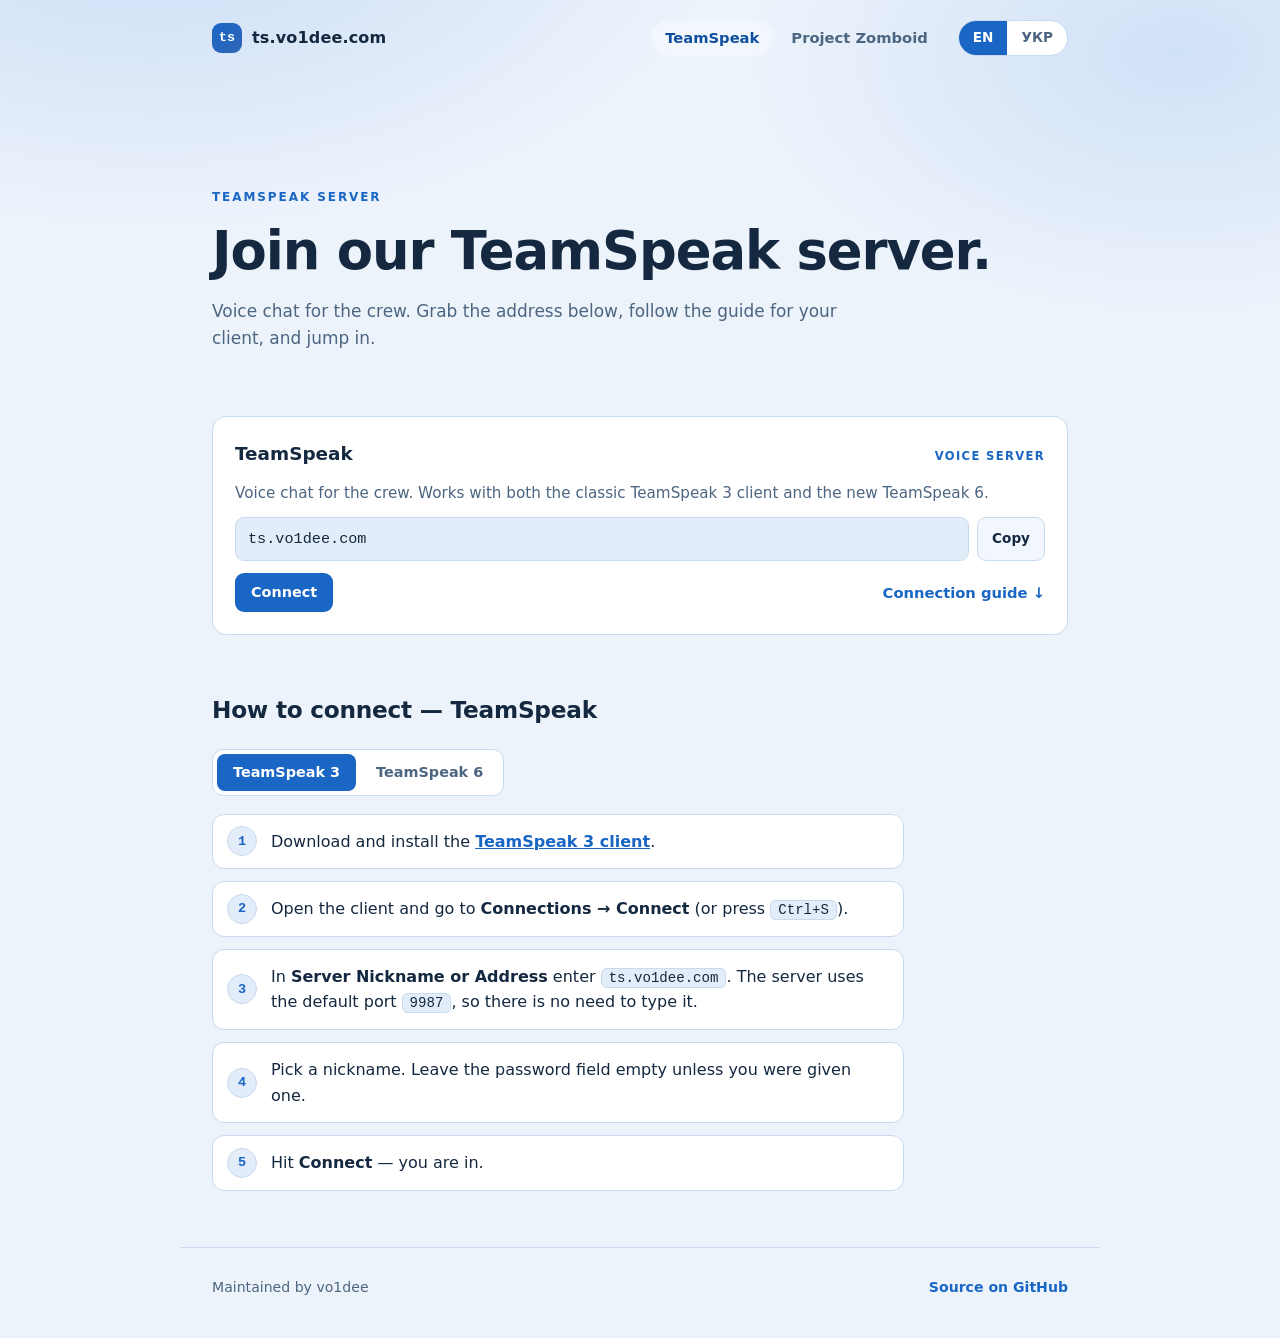
<file: index.html>
<!doctype html>
<html lang="en">
<head>
  <meta charset="utf-8">
  <meta name="viewport" content="width=device-width, initial-scale=1">
  <title>ts.vo1dee.com — Server Hub</title>
  <meta name="description" content="Connect to the ts.vo1dee.com TeamSpeak server — guides for TeamSpeak 3 and 6 in English and Ukrainian.">
  <link rel="icon" href="data:image/svg+xml,%3Csvg xmlns='http://www.w3.org/2000/svg' viewBox='0 0 64 64'%3E%3Crect width='64' height='64' rx='14' fill='%232f6fd0'/%3E%3Ctext x='32' y='43' font-family='Arial,sans-serif' font-size='30' font-weight='700' fill='%23ffffff' text-anchor='middle'%3Ets%3C/text%3E%3C/svg%3E">
  <link rel="stylesheet" href="css/style.css">
</head>
<body data-title="doc.title">
  <header class="site-header">
    <a class="brand" href="/">
      <span class="brand-badge">ts</span>
      <span>ts.vo1dee.com</span>
    </a>
    <nav class="site-nav" aria-label="Main">
      <a href="/" data-i18n="nav.ts" aria-current="page">TeamSpeak</a>
      <a href="pz.html" data-i18n="nav.pz">Project Zomboid</a>
    </nav>
    <div class="lang-switch" role="group" aria-label="Language / Мова">
      <button type="button" data-lang="en" aria-pressed="true">EN</button>
      <button type="button" data-lang="uk" aria-pressed="false">УКР</button>
    </div>
  </header>

  <main>
    <section class="hero">
      <p class="eyebrow" data-i18n="hero.eyebrow">TeamSpeak server</p>
      <h1 data-i18n="hero.title">Join our TeamSpeak server.</h1>
      <p class="hero-sub" data-i18n="hero.sub"></p>
    </section>

    <section class="services" aria-labelledby="services-title">
      <h2 id="services-title" class="sr-only" data-i18n="services.title">Server address</h2>
      <article class="card">
        <div class="card-head">
          <h3>TeamSpeak</h3>
          <span class="kind" data-i18n="svc.ts.kind">Voice server</span>
        </div>
        <p data-i18n="svc.ts.desc"></p>
        <div class="address-row">
          <code>ts.vo1dee.com</code>
          <button class="copy-btn" type="button" data-copy="ts.vo1dee.com" data-i18n="copy">Copy</button>
        </div>
        <div class="card-actions">
          <a class="connect-btn" href="ts3server://ts.vo1dee.com?port=9987" data-i18n="connect">Connect</a>
          <a class="jump" href="#guide-ts" data-i18n="svc.link">Connection guide ↓</a>
        </div>
      </article>
    </section>

    <section class="guide" id="guide-ts" aria-labelledby="guide-ts-title">
      <h2 id="guide-ts-title" data-i18n="guide.ts.title">How to connect — TeamSpeak</h2>
      <div class="tabs">
        <button type="button" data-panel="panel-ts3" aria-pressed="true">TeamSpeak 3</button>
        <button type="button" data-panel="panel-ts6" aria-pressed="false">TeamSpeak 6</button>
      </div>
      <div id="panel-ts3">
        <ol class="steps">
          <li data-i18n="ts3.s1"></li>
          <li data-i18n="ts3.s2"></li>
          <li data-i18n="ts3.s3"></li>
          <li data-i18n="ts3.s4"></li>
          <li data-i18n="ts3.s5"></li>
        </ol>
      </div>
      <div id="panel-ts6" hidden>
        <ol class="steps">
          <li data-i18n="ts6.s1"></li>
          <li data-i18n="ts6.s2"></li>
          <li data-i18n="ts6.s3"></li>
          <li data-i18n="ts6.s4"></li>
        </ol>
        <p class="note" data-i18n="ts6.note"></p>
      </div>
    </section>

  </main>

  <footer class="site-footer">
    <p data-i18n="footer.line">Maintained by vo1dee</p>
    <a href="https://github.com/vo1dee/ts-vo1dee-portal" target="_blank" rel="noopener" data-i18n="footer.src">Source on GitHub</a>
  </footer>

  <script src="js/main.js"></script>
</body>
</html>
</file>
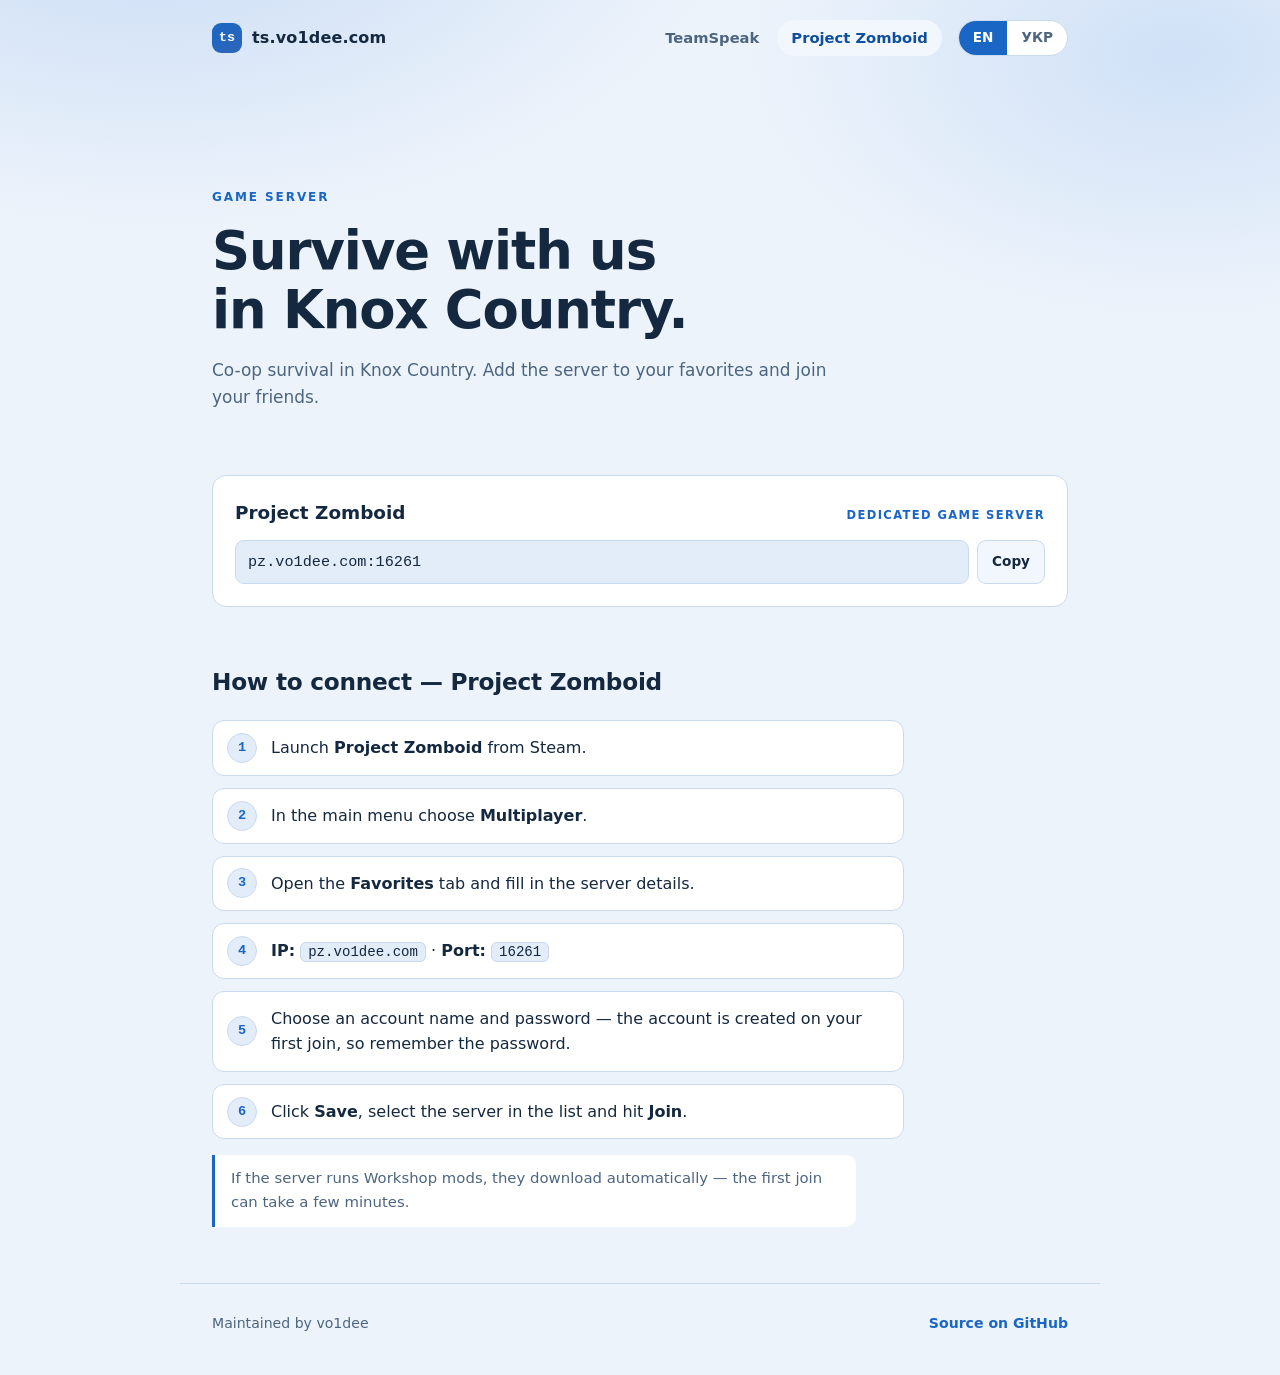
<file: pz.html>
<!doctype html>
<html lang="en">
<head>
  <meta charset="utf-8">
  <meta name="viewport" content="width=device-width, initial-scale=1">
  <title>Project Zomboid — ts.vo1dee.com</title>
  <meta name="description" content="Connect to our Project Zomboid dedicated server at pz.vo1dee.com — guide in English and Ukrainian.">
  <link rel="icon" href="data:image/svg+xml,%3Csvg xmlns='http://www.w3.org/2000/svg' viewBox='0 0 64 64'%3E%3Crect width='64' height='64' rx='14' fill='%232f6fd0'/%3E%3Ctext x='32' y='43' font-family='Arial,sans-serif' font-size='30' font-weight='700' fill='%23ffffff' text-anchor='middle'%3Ets%3C/text%3E%3C/svg%3E">
  <link rel="stylesheet" href="css/style.css">
</head>
<body data-title="doc.title.pz">
  <header class="site-header">
    <a class="brand" href="/">
      <span class="brand-badge">ts</span>
      <span>ts.vo1dee.com</span>
    </a>
    <nav class="site-nav" aria-label="Main">
      <a href="/" data-i18n="nav.ts">TeamSpeak</a>
      <a href="pz.html" data-i18n="nav.pz" aria-current="page">Project Zomboid</a>
    </nav>
    <div class="lang-switch" role="group" aria-label="Language / Мова">
      <button type="button" data-lang="en" aria-pressed="true">EN</button>
      <button type="button" data-lang="uk" aria-pressed="false">УКР</button>
    </div>
  </header>

  <main>
    <section class="hero">
      <p class="eyebrow" data-i18n="pzhero.eyebrow">Project Zomboid</p>
      <h1 data-i18n="pzhero.title">Survive with us in Knox Country.</h1>
      <p class="hero-sub" data-i18n="svc.pz.desc"></p>
    </section>

    <section class="services" aria-labelledby="services-title">
      <h2 id="services-title" class="sr-only" data-i18n="services.title">Server address</h2>
      <article class="card">
        <div class="card-head">
          <h3>Project Zomboid</h3>
          <span class="kind" data-i18n="svc.pz.kind">Dedicated game server</span>
        </div>
        <div class="address-row">
          <code>pz.vo1dee.com:16261</code>
          <button class="copy-btn" type="button" data-copy="pz.vo1dee.com" data-i18n="copy">Copy</button>
        </div>
      </article>
    </section>

    <section class="guide" id="guide-pz" aria-labelledby="guide-pz-title">
      <h2 id="guide-pz-title" data-i18n="guide.pz.title">How to connect — Project Zomboid</h2>
      <ol class="steps">
        <li data-i18n="pz.s1"></li>
        <li data-i18n="pz.s2"></li>
        <li data-i18n="pz.s3"></li>
        <li data-i18n="pz.s4"></li>
        <li data-i18n="pz.s5"></li>
        <li data-i18n="pz.s6"></li>
      </ol>
      <p class="note" data-i18n="pz.note"></p>
    </section>
  </main>

  <footer class="site-footer">
    <p data-i18n="footer.line">Maintained by vo1dee</p>
    <a href="https://github.com/vo1dee/ts-vo1dee-portal" target="_blank" rel="noopener" data-i18n="footer.src">Source on GitHub</a>
  </footer>

  <script src="js/main.js"></script>
</body>
</html>
</file>
<file: css/style.css>
/* ts.vo1dee.com portal — blue-toned theme, token-level light/dark */

:root {
  color-scheme: dark;
  --bg: #0a1424;
  --glow-1: rgba(38, 96, 182, 0.28);
  --glow-2: rgba(20, 52, 100, 0.38);
  --surface: #101f36;
  --surface-2: #152742;
  --border: #24395c;
  --text: #e6eefb;
  --muted: #9fb4d2;
  --accent: #5ea8ff;
  --accent-strong: #8ec6ff;
  --accent-ink: #06182e;
  --chip-bg: #0c1a2e;
  --mono: ui-monospace, "Cascadia Code", "JetBrains Mono", Consolas, monospace;
}

@media (prefers-color-scheme: light) {
  :root {
    color-scheme: light;
    --bg: #edf3fb;
    --glow-1: rgba(112, 164, 230, 0.30);
    --glow-2: rgba(160, 196, 240, 0.38);
    --surface: #ffffff;
    --surface-2: #f2f7fd;
    --border: #c9daee;
    --text: #14283f;
    --muted: #4c6580;
    --accent: #1a66c4;
    --accent-strong: #0e4e9e;
    --accent-ink: #ffffff;
    --chip-bg: #e3edf9;
  }
}

:root[data-theme="dark"] {
  color-scheme: dark;
  --bg: #0a1424;
  --glow-1: rgba(38, 96, 182, 0.28);
  --glow-2: rgba(20, 52, 100, 0.38);
  --surface: #101f36;
  --surface-2: #152742;
  --border: #24395c;
  --text: #e6eefb;
  --muted: #9fb4d2;
  --accent: #5ea8ff;
  --accent-strong: #8ec6ff;
  --accent-ink: #06182e;
  --chip-bg: #0c1a2e;
}

:root[data-theme="light"] {
  color-scheme: light;
  --bg: #edf3fb;
  --glow-1: rgba(112, 164, 230, 0.30);
  --glow-2: rgba(160, 196, 240, 0.38);
  --surface: #ffffff;
  --surface-2: #f2f7fd;
  --border: #c9daee;
  --text: #14283f;
  --muted: #4c6580;
  --accent: #1a66c4;
  --accent-strong: #0e4e9e;
  --accent-ink: #ffffff;
  --chip-bg: #e3edf9;
}

* { box-sizing: border-box; }

html { scroll-behavior: smooth; }

body {
  margin: 0;
  font-family: system-ui, -apple-system, "Segoe UI", Roboto, "Helvetica Neue", Arial, sans-serif;
  background:
    radial-gradient(900px 520px at 12% -8%, var(--glow-1), transparent 65%),
    radial-gradient(720px 440px at 92% 4%, var(--glow-2), transparent 60%),
    var(--bg);
  color: var(--text);
  line-height: 1.6;
  min-height: 100vh;
}

::selection { background: var(--accent); color: var(--accent-ink); }

:focus-visible { outline: 2px solid var(--accent-strong); outline-offset: 2px; }

.site-header,
main,
.site-footer {
  max-width: 920px;
  margin-inline: auto;
  padding-inline: clamp(16px, 4vw, 32px);
}

/* Header */

.site-header {
  display: flex;
  align-items: center;
  justify-content: space-between;
  gap: 16px;
  padding-block: 20px;
}

.brand {
  display: flex;
  align-items: center;
  gap: 10px;
  color: var(--text);
  text-decoration: none;
  font-weight: 700;
  letter-spacing: 0.01em;
}

.brand-badge {
  display: grid;
  place-items: center;
  width: 30px;
  height: 30px;
  border-radius: 9px;
  background: linear-gradient(145deg, var(--accent), #2f66b8);
  color: #ffffff;
  font-family: var(--mono);
  font-size: 0.85rem;
  font-weight: 700;
}

.lang-switch {
  display: flex;
  border: 1px solid var(--border);
  border-radius: 999px;
  overflow: hidden;
  background: var(--surface);
}

.lang-switch button {
  border: 0;
  background: transparent;
  color: var(--muted);
  padding: 6px 14px;
  cursor: pointer;
  font: inherit;
  font-size: 0.85rem;
  font-weight: 600;
}

.lang-switch button[aria-pressed="true"] {
  background: var(--accent);
  color: var(--accent-ink);
}

/* Hero */

.hero { padding-block: 56px 8px; }

.eyebrow {
  margin: 0 0 14px;
  text-transform: uppercase;
  letter-spacing: 0.16em;
  font-size: 0.75rem;
  font-weight: 700;
  color: var(--accent);
}

.hero h1 {
  margin: 0 0 18px;
  font-size: clamp(2.1rem, 5.5vw, 3.3rem);
  font-weight: 800;
  line-height: 1.12;
  letter-spacing: -0.02em;
  text-wrap: balance;
}

.hero-sub {
  margin: 0;
  max-width: 58ch;
  color: var(--muted);
  font-size: 1.06rem;
}

/* Sections */

main section { margin-block: 56px; }

main h2 {
  margin: 0 0 20px;
  font-size: 1.45rem;
  letter-spacing: -0.01em;
}

/* Service cards */

.card-grid {
  display: grid;
  gap: 18px;
  grid-template-columns: repeat(auto-fit, minmax(290px, 1fr));
}

.card {
  display: flex;
  flex-direction: column;
  gap: 12px;
  padding: 22px;
  background: var(--surface);
  border: 1px solid var(--border);
  border-radius: 14px;
  transition: border-color 0.2s ease, transform 0.2s ease;
}

.card:hover {
  border-color: var(--accent);
  transform: translateY(-2px);
}

.card-head {
  display: flex;
  align-items: baseline;
  justify-content: space-between;
  gap: 10px;
  flex-wrap: wrap;
}

.card h3 { margin: 0; font-size: 1.15rem; }

.kind {
  font-size: 0.72rem;
  text-transform: uppercase;
  letter-spacing: 0.12em;
  font-weight: 700;
  color: var(--accent);
  white-space: nowrap;
}

.card > p {
  margin: 0;
  flex-grow: 1;
  color: var(--muted);
  font-size: 0.95rem;
}

.address-row {
  display: flex;
  align-items: stretch;
  gap: 8px;
}

.address-row code {
  flex: 1;
  padding: 9px 12px;
  font-family: var(--mono);
  font-size: 0.95rem;
  background: var(--chip-bg);
  border: 1px solid var(--border);
  border-radius: 9px;
  overflow-x: auto;
  white-space: nowrap;
}

.copy-btn {
  padding: 0 14px;
  border: 1px solid var(--border);
  border-radius: 9px;
  background: var(--surface-2);
  color: var(--text);
  font: inherit;
  font-size: 0.85rem;
  font-weight: 600;
  cursor: pointer;
  transition: border-color 0.15s ease, background 0.15s ease;
}

.copy-btn:hover { border-color: var(--accent); }

.copy-btn.copied {
  background: var(--accent);
  border-color: var(--accent);
  color: var(--accent-ink);
}

.card-actions {
  display: flex;
  align-items: center;
  gap: 10px;
  flex-wrap: wrap;
}

.card-actions .jump { margin-left: auto; }

.connect-btn {
  display: inline-block;
  padding: 8px 16px;
  border-radius: 9px;
  background: var(--accent);
  color: var(--accent-ink);
  font-weight: 700;
  font-size: 0.9rem;
  text-decoration: none;
  transition: background 0.15s ease;
}

.connect-btn:hover { background: var(--accent-strong); }

.jump {
  color: var(--accent);
  text-decoration: none;
  font-weight: 600;
  font-size: 0.92rem;
}

.jump:hover {
  color: var(--accent-strong);
  text-decoration: underline;
}

/* Guides */

.tabs {
  display: inline-flex;
  gap: 4px;
  padding: 4px;
  margin-bottom: 18px;
  background: var(--surface);
  border: 1px solid var(--border);
  border-radius: 11px;
}

.tabs button {
  border: 0;
  padding: 7px 16px;
  border-radius: 8px;
  background: transparent;
  color: var(--muted);
  font: inherit;
  font-size: 0.9rem;
  font-weight: 600;
  cursor: pointer;
}

.tabs button[aria-pressed="true"] {
  background: var(--accent);
  color: var(--accent-ink);
}

.steps {
  list-style: none;
  counter-reset: step;
  margin: 0;
  padding: 0;
  display: flex;
  flex-direction: column;
  gap: 12px;
  max-width: 68ch;
}

.steps li {
  counter-increment: step;
  position: relative;
  padding: 14px 16px 14px 58px;
  background: var(--surface);
  border: 1px solid var(--border);
  border-radius: 12px;
}

.steps li::before {
  content: counter(step);
  position: absolute;
  left: 14px;
  top: 50%;
  transform: translateY(-50%);
  display: grid;
  place-items: center;
  width: 28px;
  height: 28px;
  border-radius: 50%;
  background: var(--chip-bg);
  border: 1px solid var(--border);
  color: var(--accent);
  font-family: var(--mono);
  font-size: 0.85rem;
  font-weight: 700;
}

.steps code,
.note code {
  padding: 1px 7px;
  font-family: var(--mono);
  font-size: 0.88em;
  background: var(--chip-bg);
  border: 1px solid var(--border);
  border-radius: 6px;
  white-space: nowrap;
}

.steps a,
.note a {
  color: var(--accent);
  font-weight: 600;
}

.steps a:hover,
.note a:hover { color: var(--accent-strong); }

.note {
  max-width: 68ch;
  margin: 16px 0 0;
  padding: 12px 16px;
  border-left: 3px solid var(--accent);
  border-radius: 0 10px 10px 0;
  background: var(--surface);
  color: var(--muted);
  font-size: 0.93rem;
}

/* Footer */

.site-footer {
  display: flex;
  justify-content: space-between;
  align-items: baseline;
  gap: 12px;
  flex-wrap: wrap;
  margin-top: 40px;
  padding-block: 28px 40px;
  border-top: 1px solid var(--border);
  color: var(--muted);
  font-size: 0.88rem;
}

.site-footer p { margin: 0; }

.site-footer a { color: var(--accent); text-decoration: none; font-weight: 600; }

.site-footer a:hover { color: var(--accent-strong); text-decoration: underline; }

@media (prefers-reduced-motion: reduce) {
  html { scroll-behavior: auto; }
  .card, .copy-btn { transition: none; }
  .card:hover { transform: none; }
}

/* Main nav */

.site-nav {
  display: flex;
  gap: 4px;
  margin-inline: auto 0;
}

.site-nav a {
  padding: 6px 14px;
  border-radius: 999px;
  color: var(--muted);
  text-decoration: none;
  font-size: 0.92rem;
  font-weight: 600;
}

.site-nav a:hover { color: var(--text); }

.site-nav a[aria-current="page"] {
  background: var(--surface-2);
  color: var(--accent-strong);
}

.sr-only {
  position: absolute;
  width: 1px;
  height: 1px;
  overflow: hidden;
  clip: rect(0 0 0 0);
  white-space: nowrap;
}

@media (max-width: 560px) {
  .site-header { flex-wrap: wrap; }
  .site-nav { order: 3; width: 100%; margin: 0; }
}
</file>
